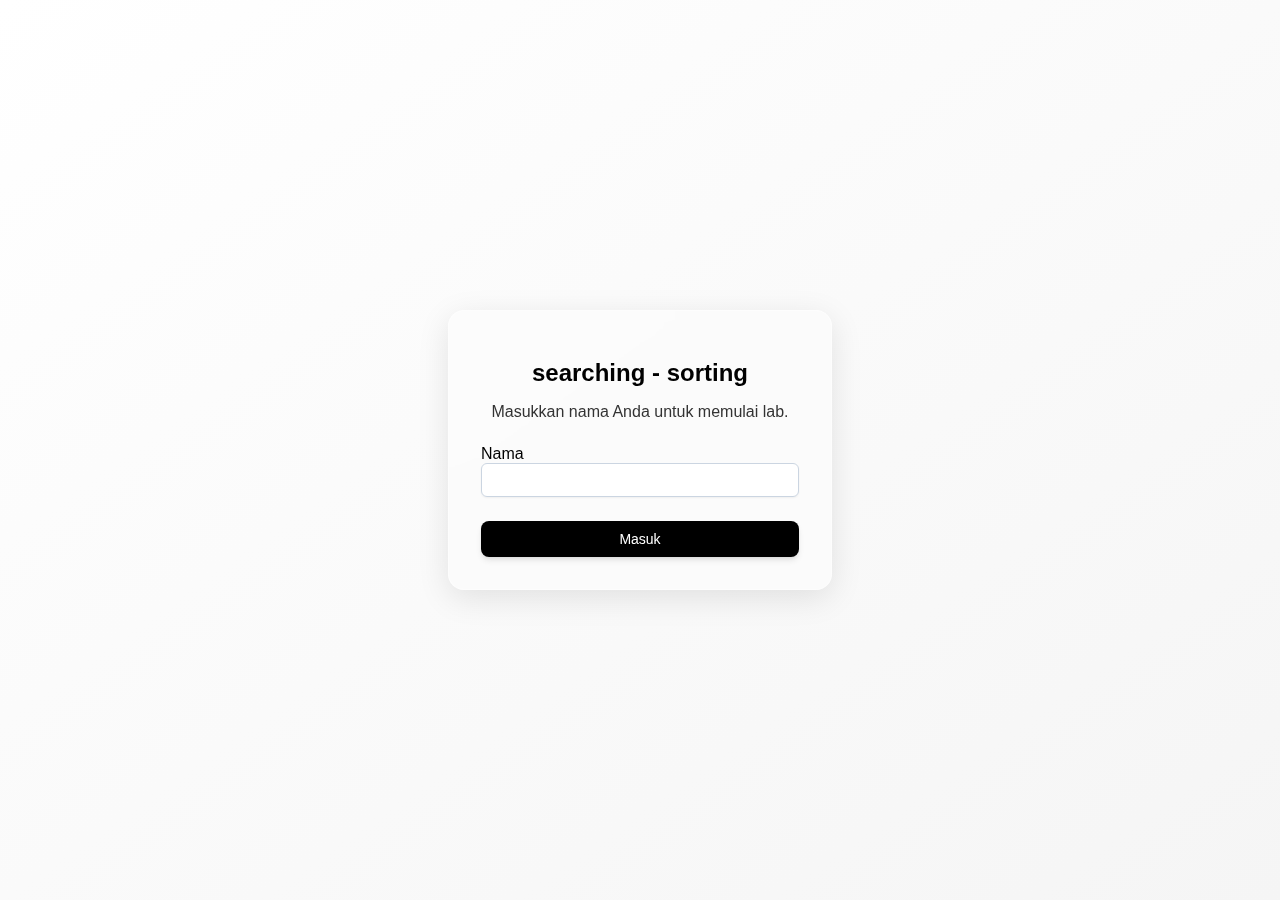
<file: index.html>
<!DOCTYPE html>
<html lang="id">
  <head>
    <meta charset="UTF-8" />
    <meta name="viewport" content="width=device-width, initial-scale=1.0" />
    <title>searching - sorting</title>
    <!-- css -->
    <link rel="stylesheet" href="css/style.css" />
  </head>
  <body>
    <!-- login screen -->
    <div id="login-screen" class="screen-container">
      <div class="card text-center">
        <h1>searching - sorting</h1>
        <p>Masukkan nama Anda untuk memulai lab.</p>
        <form id="login-form">
          <div>
            <label
              for="username"
              style="display: block; text-align: left; font-weight: 500"
              >Nama
            </label>
            <input type="text" id="username" class="input-field" required />
          </div>
          <button type="submit" class="btn btn-primary full-width">
            Masuk
          </button>
        </form>
      </div>
    </div>

    <!-- main screen -->
    <div id="main-screen" class="hidden screen-container">
      <header>
        <div>
          <h1>searching - sorting: Lab Visualisasi Algoritma</h1>
          <p>Selamat datang, <span id="username-display"></span>!</p>
        </div>
        <button id="logoutBtn" class="btn btn-secondary">Keluar</button>
      </header>
    </div>

    <!-- javascript -->
    <script src="js/script.js"></script>
  </body>
</html>
</file>
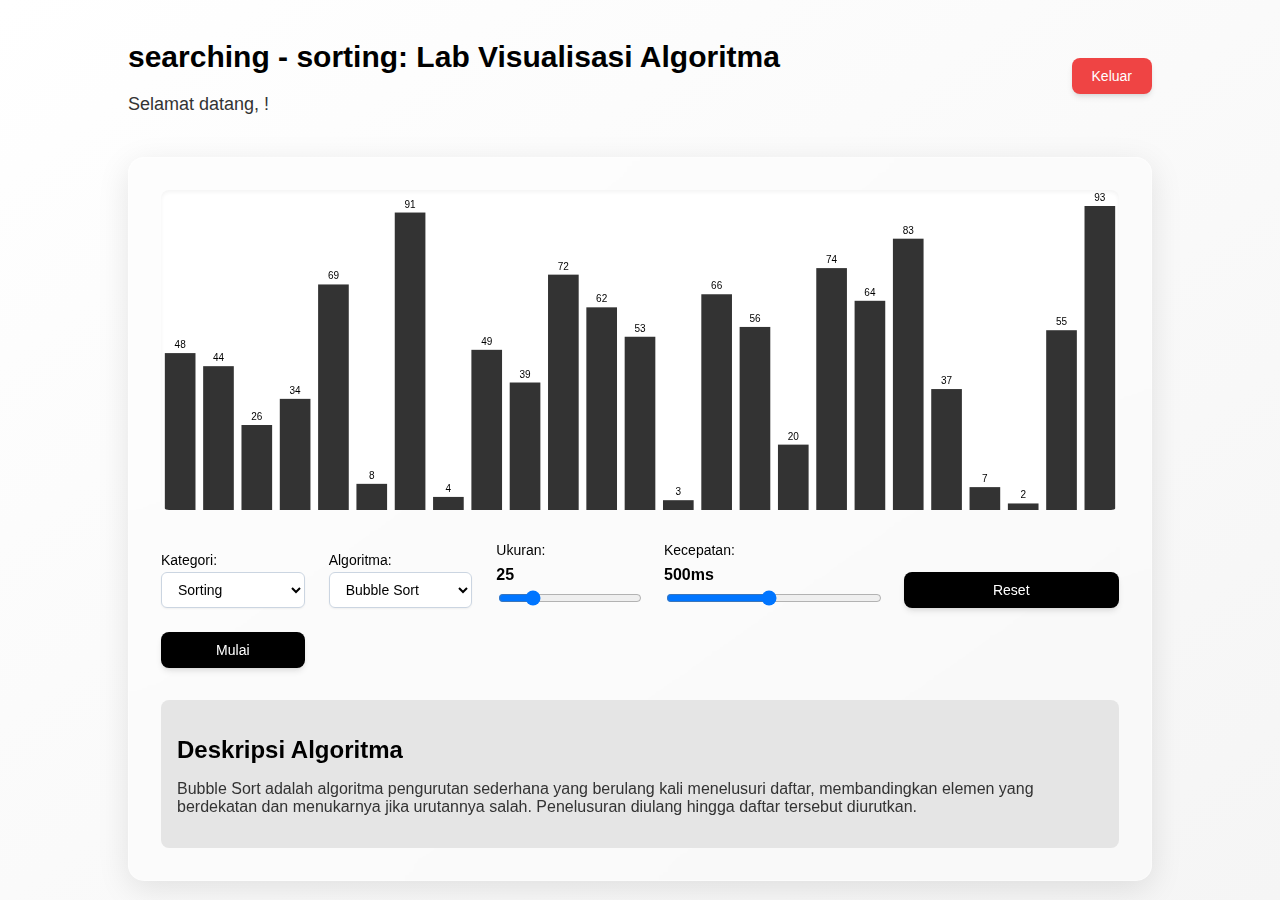
<file: main-page.html>
<!DOCTYPE html>
<html lang="id">
  <head>
    <meta charset="UTF-8" />
    <meta name="viewport" content="width=device-width, initial-scale=1.0" />
    <title>searching - sorting | lab</title>
    <link rel="stylesheet" href="css/style.css" />
  </head>
  <body>
    <!-- main screen -->
    <div id="lab-screen" class="screen-container">
      <header>
        <div>
          <h1>searching - sorting: Lab Visualisasi Algoritma</h1>
          <p>Selamat datang, <span id="username-display"></span>!</p>
        </div>
        <button id="logoutBtn" class="btn btn-secondary">Keluar</button>
      </header>

      <main class="card">
        <section id="visualization-area">
          <canvas id="sortCanvas"></canvas>
        </section>

        <section id="controls" style="margin-top: 1.5rem">
          <div class="control-group">
            <label for="category-select">Kategori:</label>
            <select id="category-select" class="input-field">
              <option value="sorting">Sorting</option>
              <option value="searching">Searching</option>
            </select>
          </div>
          <div class="control-group">
            <label for="algorithm-select">Algoritma:</label>
            <select id="algorithm-select" class="input-field">
              <!-- Options populated by JS -->
            </select>
          </div>
          <div id="search-container" class="control-group hidden">
            <label for="searchValue">Nilai Dicari (Searching):</label>
            <input
              type="number"
              id="searchValue"
              class="input-field"
              placeholder="e.g., 42"
            />
          </div>
          <div class="control-group">
            <div class="control-group-row">
              <label for="arraySize">Ukuran:</label>
              <span id="arraySizeValue">25</span>
            </div>
            <input type="range" id="arraySize" min="5" max="100" value="25" />
          </div>
          <div class="control-group">
            <div class="control-group-row">
              <label for="speed">Kecepatan:</label>
              <span id="speedValue">500ms</span>
            </div>
            <input
              type="range"
              id="speed"
              min="50"
              max="1000"
              value="500"
              step="50"
            />
          </div>
          <div class="control-group">
            <button id="resetBtn" class="btn btn-primary">Reset</button>
          </div>
          <div class="control-group">
            <button id="startBtn" class="btn btn-primary">Mulai</button>
          </div>
        </section>

        <section id="explanation">
          <h2>Deskripsi Algoritma</h2>
          <p id="status">
            Pilih kategori dan algoritma untuk melihat deskripsinya.
          </p>
        </section>
      </main>
    </div>

    <!-- javascript -->
    <script src="js/script.js"></script>
  </body>
</html>
</file>
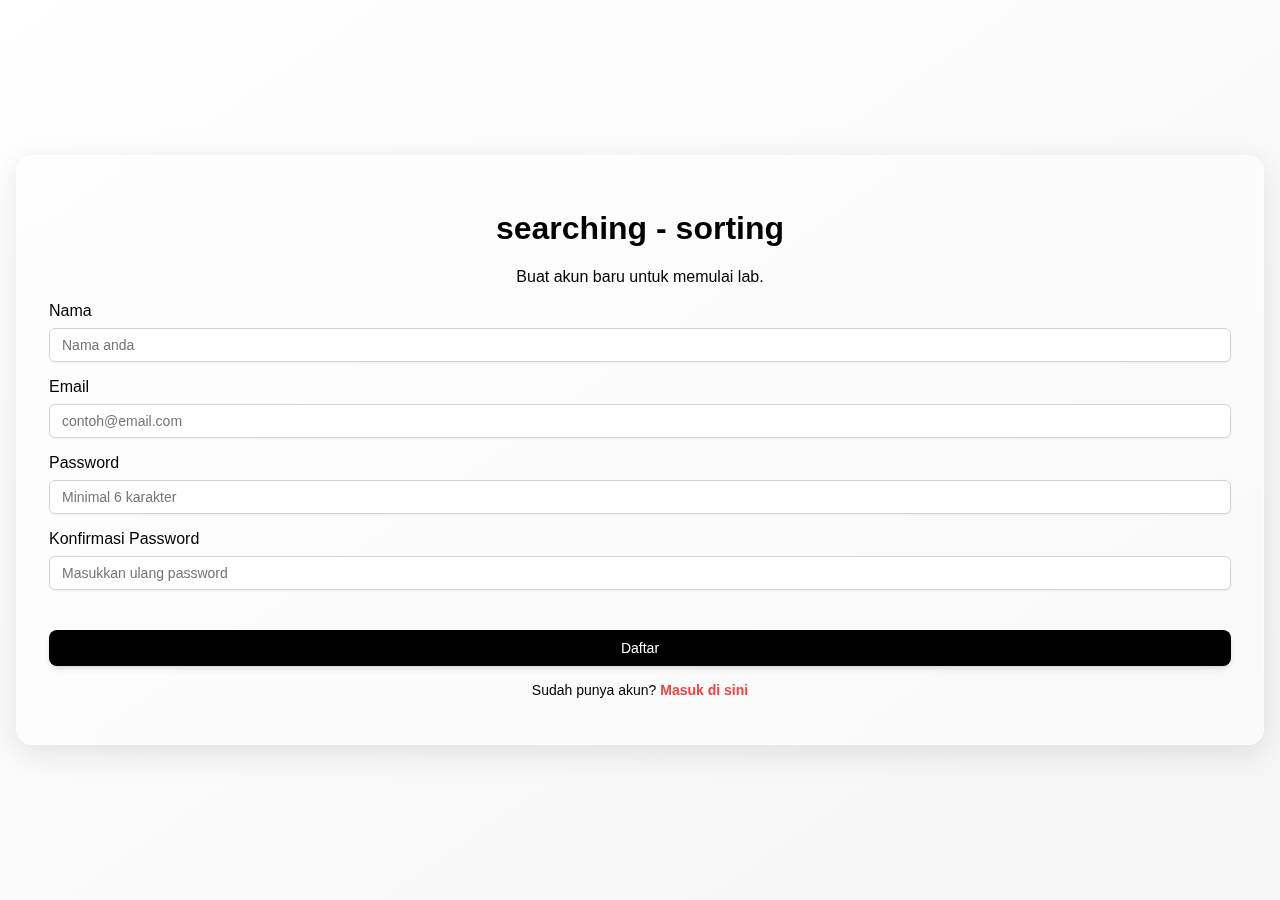
<file: register.html>
<!DOCTYPE html>
<html lang="id">
  <head>
    <meta charset="UTF-8" />
    <meta name="viewport" content="width=device-width, initial-scale=1.0" />
    <title>searching - sorting | register</title>
    <!-- css -->
    <link rel="stylesheet" href="css/style.css" />
  </head>
  <body>
    <!-- register screen -->
    <div id="register-screen" class="screen-container">
      <div class="card text-center">
        <h1>searching - sorting</h1>
        <p>Buat akun baru untuk memulai lab.</p>
        <form id="register-form">
          <div style="margin-bottom: 1rem">
            <label
              for="register-name"
              style="
                display: block;
                text-align: left;
                font-weight: 500;
                margin-bottom: 0.5rem;
              "
              >Nama
            </label>
            <input
              type="text"
              id="register-name"
              class="input-field"
              placeholder="Nama anda"
              required
            />
          </div>
          <div style="margin-bottom: 1rem">
            <label
              for="register-email"
              style="
                display: block;
                text-align: left;
                font-weight: 500;
                margin-bottom: 0.5rem;
              "
              >Email</label
            >
            <input
              type="email"
              id="register-email"
              class="input-field"
              placeholder="contoh@email.com"
              required
            />
          </div>
          <div style="margin-bottom: 1rem">
            <label
              for="register-password"
              style="
                display: block;
                text-align: left;
                font-weight: 500;
                margin-bottom: 0.5rem;
              "
              >Password</label
            >
            <input
              type="password"
              id="register-password"
              class="input-field"
              placeholder="Minimal 6 karakter"
              required
              minlength="6"
            />
          </div>
          <div style="margin-bottom: 1rem">
            <label
              for="register-confirm-password"
              style="
                display: block;
                text-align: left;
                font-weight: 500;
                margin-bottom: 0.5rem;
              "
              >Konfirmasi Password</label
            >
            <input
              type="password"
              id="register-confirm-password"
              class="input-field"
              placeholder="Masukkan ulang password"
              required
              minlength="6"
            />
          </div>
          <button type="submit" class="btn btn-primary full-width">
            Daftar
          </button>
        </form>
        <p style="margin-top: 1rem; font-size: 0.875rem">
          Sudah punya akun?
          <a
            href="index.html"
            style="color: var(--red); font-weight: 600; text-decoration: none"
            >Masuk di sini</a
          >
        </p>
      </div>
    </div>

    <!-- javascript -->
    <script src="js/script.js"></script>
  </body>
</html>
</file>
<file: css/style.css>
/* base styling */
:root {
  --bg-light: #ffffff;
  --bg-light-alt: #f5f5f5;
  --text-dark: #000000;
  --text-gray: #333333;
  --gray-mid: #666666;
  --gray-light: #999999;
  --gray-lighter: #e5e5e5;
  --black: #000000;
  --white: #ffffff;
  --slate: #cbd5e1;
  --red: #ef4444;
  --red-mid: #dc2626;
}

body {
  font-family: -apple-system, BlinkMacSystemFont, "Segoe UI", Roboto, Helvetica,
    Arial, sans-serif, "Apple Color Emoji", "Segoe UI Emoji", "Segoe UI Symbol";
  margin: 0;
  background-color: var(--bg-light);
  background-image: linear-gradient(
    to bottom right,
    var(--bg-light),
    var(--bg-light-alt)
  );
  color: var(--text-dark);
  min-height: 100vh;
  display: flex;
  align-items: center;
  justify-content: center;
  padding: 1rem;
  box-sizing: border-box;
}

.hidden {
  display: none !important;
}

.screen-container {
  width: 100%;
}

/* card styling */
.card {
  background: rgba(255, 255, 255, 0.3);
  backdrop-filter: blur(12px);
  -webkit-backdrop-filter: blur(12px);
  border: 1px solid rgba(255, 255, 255, 0.4);
  border-radius: 1rem;
  box-shadow: 0 8px 32px 0 rgba(0, 0, 0, 0.1);
  padding: 2rem;
}

.text-center {
  text-align: center;
}

/* login screen */
#login-screen {
  max-width: 24rem;
}

#login-screen h1 {
  font-size: 1.5rem;
  font-weight: 700;
  margin-bottom: 0.5rem;
}

#login-screen p {
  color: var(--text-gray);
  margin-bottom: 1.5rem;
}

/* lab screen */
#lab-screen {
  max-width: 64rem;
}

header {
  display: flex;
  justify-content: space-between;
  align-items: center;
  margin-bottom: 1.5rem;
}

header h1 {
  font-size: 1.875rem;
  font-weight: 700;
}

header p {
  font-size: 1.125rem;
  color: var(--text-gray);
}

#username-display {
  font-weight: 700;
}

/* controls section */
#controls {
  display: grid;
  grid-template-columns: 1fr 1fr;
  gap: 1rem;
  align-items: flex-end;
}

.control-group {
  display: flex;
  flex-direction: column;
  gap: 0.25rem;
}

.control-group label,
.control-group-row label {
  font-weight: 500;
  font-size: 0.875rem;
}

.control-group-row {
  display: flex;
  align-items: center;
  gap: 0.5rem;
  margin-top: 0.25rem;
}

#arraySizeValue,
#speedValue {
  font-weight: bold;
  color: var(--text-dark);
}

#arraySizeValue {
  min-width: 2rem;
}
#speedValue {
  min-width: 4rem;
}

/* form elements */
.input-field,
select.input-field {
  width: 100%;
  padding: 0.5rem 0.75rem;
  background-color: var(--white);
  border: 1px solid var(--slate);
  border-radius: 0.375rem;
  font-size: 0.875rem;
  box-shadow: 0 1px 2px 0 rgba(0, 0, 0, 0.05);
  box-sizing: border-box;
}

.input-field:focus {
  outline: none;
  border-color: var(--gray-light);
  box-shadow: 0 0 0 1px var(--gray-light);
}

input[type="range"] {
  width: 100%;
  cursor: pointer;
}

/* button styling */
.btn {
  padding: 0.625rem 1.25rem;
  font-size: 0.875rem;
  font-weight: 500;
  color: var(--white);
  border-radius: 0.5rem;
  border: none;
  box-shadow: 0 4px 6px -1px rgba(0, 0, 0, 0.1),
    0 2px 4px -2px rgba(0, 0, 0, 0.1);
  cursor: pointer;
  transition: all 0.3s ease;
  width: 100%;
}

.btn:disabled {
  background-color: var(--gray-light);
  cursor: not-allowed;
  transform: none;
}

.btn-primary {
  background-color: var(--black);
}

.btn-primary:hover:not(:disabled) {
  background-color: var(--gray-mid);
  transform: scale(1.05);
}

.btn-secondary {
  background-color: var(--red);
  width: auto;
}

.btn-secondary:hover {
  background-color: var(--red-mid);
}

.full-width {
  width: 100%;
  margin-top: 1.5rem;
}

/* explanation section */
#explanation {
  margin-top: 2rem;
  padding: 1rem;
  background-color: var(--gray-lighter);
  border-radius: 0.5rem;
  min-height: 5rem;
}
#explanation h2 {
  font-size: 1.5rem;
  font-weight: 600;
  margin-bottom: 0.5rem;
}
#status {
  color: var(--text-gray);
  transition: all 0.3s ease;
}

/* canvas */
#sortCanvas {
  width: 100%;
  height: 20rem;
  background-color: var(--white);
  border-radius: 0.5rem;
  box-shadow: inset 0 2px 4px 0 rgba(0, 0, 0, 0.05);
}

/* responsive design */
@media (min-width: 1024px) {
  #controls {
    grid-template-columns: 1fr 1fr 1fr 1.5fr 1.5fr;
    gap: 1.5rem;
  }
  .control-group-row {
    flex-direction: column;
    align-items: flex-start;
  }
}
</file>
